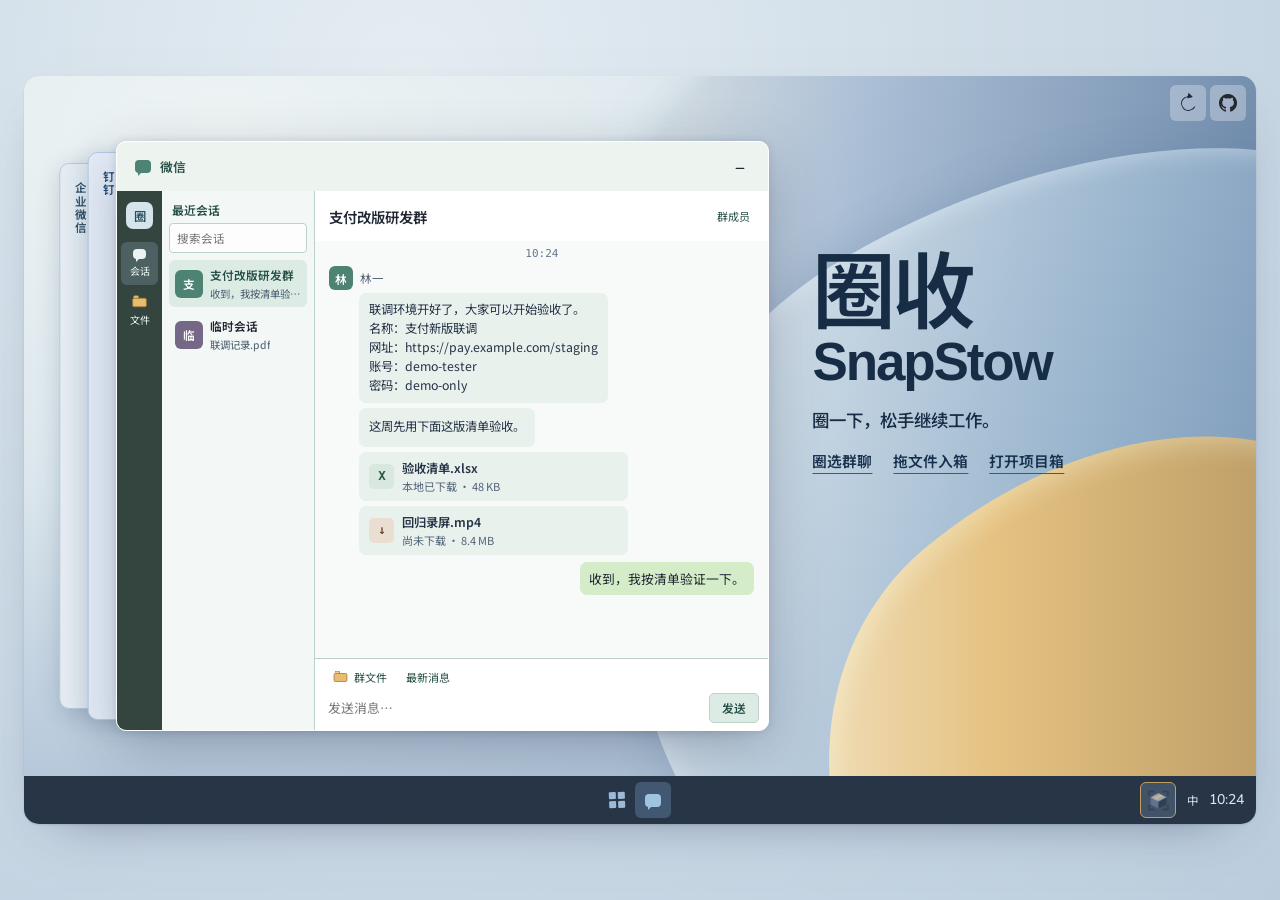
<file: index.html>
<!doctype html>
<html lang="zh-CN">
<head>
  <meta charset="utf-8">
  <meta name="viewport" content="width=device-width, initial-scale=1">
  <meta name="theme-color" content="#ccd9e5">
  <meta name="description" content="在 Windows 模拟桌面亲手试用圈收 SnapStow，从群聊圈选附件、链接和备注，再到项目箱里找到它们。">
  <title>圈收 SnapStow · 圈一下，松手继续工作</title>
  <link rel="icon" href="./snapstow.png">
  <link rel="stylesheet" href="./style.css?v=empty-archive">
  <script src="./demo.js?v=empty-archive" defer></script>
</head>
<body>
  <a class="skip" href="#try">跳到桌面体验</a>
  <main class="shell" aria-label="圈收 SnapStow">
    <section class="desktop" id="try" aria-label="Windows 模拟桌面" tabindex="-1">
      <div class="screen" id="screen">
        <div class="wallpaper" aria-hidden="true"><i></i><i></i><i></i></div>
        <section class="desktop-guide" id="desktop-guide" aria-labelledby="desktop-title">
          <h1 id="desktop-title">圈收 <span lang="en">SnapStow</span></h1>
          <p id="desktop-cue" aria-live="polite">圈一下，松手继续工作。</p>
          <div class="desktop-examples" role="group" aria-label="操作示例">
            <button type="button" class="desktop-action" id="capture" aria-pressed="false" aria-keyshortcuts="Alt+Shift+S">圈选群聊</button>
            <button type="button" class="desktop-action" id="try-queue">拖文件入箱</button>
            <button type="button" class="desktop-action" id="try-archive">打开项目箱</button>
          </div>
        </section>

        <div class="chat-stack" id="chat-stack">
          <div class="chat-sides" role="group" aria-label="切换群聊窗口">
            <button class="chat-back" type="button" data-client="wechat" hidden><span>微信</span></button>
            <button class="chat-back" type="button" data-client="dingtalk" style="--depth: 1"><span>钉钉</span></button>
            <button class="chat-back" type="button" data-client="wecom" style="--depth: 2"><span>企业微信</span></button>
          </div>
          <section class="window chat-window" id="chat-window" data-client="wechat" aria-labelledby="chat-title">
            <header class="chat-chrome">
              <button type="button" class="chat-handle" id="chat-handle" title="拖动窗口，方向键也能移动" aria-keyshortcuts="ArrowLeft ArrowRight ArrowUp ArrowDown">
                <i class="glyph chat-glyph" aria-hidden="true"></i><span id="chat-client">微信</span><span class="sr-only">，使用方向键移动窗口</span>
              </button>
              <button type="button" class="icon-control chrome-close" id="min-chat" aria-label="最小化群聊" title="最小化群聊"><span aria-hidden="true">−</span></button>
            </header>
            <div class="chat-layout">
              <nav class="chat-navigation" aria-label="群聊工作区">
                <span class="workspace-avatar" aria-hidden="true">圈</span>
                <button type="button" data-chat-action="threads"><i class="glyph chat-glyph" aria-hidden="true"></i><span>会话</span></button>
                <button type="button" data-chat-action="files" aria-controls="chat-detail" aria-expanded="false"><i class="folder-mark" aria-hidden="true"></i><span>文件</span></button>
              </nav>
              <div class="channels" role="group" aria-label="群聊列表">
                <strong class="channels-heading" id="threads-heading">最近会话</strong>
                <input class="thread-search" id="thread-search" type="search" aria-label="搜索会话" placeholder="搜索会话" autocomplete="off">
                <div class="channel-list">
                  <button type="button" data-channel="dev" aria-pressed="true"><span class="avatar" aria-hidden="true">支</span><span class="thread-copy"><strong>支付改版研发群</strong><small></small></span></button>
                  <button type="button" data-channel="temp" aria-pressed="false"><span class="avatar violet" aria-hidden="true">临</span><span class="thread-copy"><strong>临时会话</strong><small></small></span></button>
                  <button type="button" data-channel="feedback" aria-pressed="false" hidden><span class="avatar" aria-hidden="true">联</span><span class="thread-copy"><strong>支付联调反馈群</strong><small></small></span></button>
                  <button type="button" data-channel="launch" aria-pressed="false" hidden><span class="avatar" aria-hidden="true">上</span><span class="thread-copy"><strong>上线准备群</strong><small></small></span></button>
                </div>
                <p class="threads-empty" id="threads-empty" hidden>没有匹配的会话</p>
              </div>
              <div class="conversation">
                <header class="conversation-head">
                  <div><h2 id="chat-title">支付改版研发群</h2><small id="chat-meta"></small></div>
                  <button type="button" class="chat-command" data-chat-action="members" aria-controls="chat-detail" aria-expanded="false">群成员</button>
                </header>
                <details class="chat-notice" id="chat-notice" hidden>
                  <summary>群公告 · 本轮联调按最新版反馈表核对</summary>
                  <p>核对失败项后，把复测结果补到群里的联调反馈汇总表。</p>
                </details>
                <div class="conversation-body">
                  <div class="messages" id="messages" aria-label="群聊消息">
                    <p class="message-time">10:24</p>
                    <div class="message-author"><span class="avatar sender" id="sender-avatar" aria-hidden="true">林</span><span id="sender-name">林一</span></div>
                    <div id="message-items" class="message-items"></div>
                    <div class="selection-rect" id="selection" aria-hidden="true" hidden><i></i><i></i><i></i><i></i></div>
                  </div>
                  <aside class="chat-detail" id="chat-detail" aria-labelledby="chat-detail-title" hidden>
                    <div><strong id="chat-detail-title"></strong><button type="button" class="chat-command" data-chat-action="close" aria-label="关闭群聊侧栏">×</button></div>
                    <ul id="chat-detail-list"></ul>
                  </aside>
                </div>
                <form id="chat-form" class="composer">
                  <div class="composer-tools" role="group" aria-label="消息工具">
                    <button type="button" class="chat-command" data-chat-action="files" aria-controls="chat-detail" aria-expanded="false"><i class="folder-mark" aria-hidden="true"></i>群文件</button>
                    <button type="button" class="chat-command" data-chat-action="latest">最新消息</button>
                  </div>
                  <input id="reply" aria-label="发送示例消息" placeholder="发送消息…" maxlength="2000" autocomplete="off">
                  <button type="submit" class="send">发送</button>
                </form>
              </div>
            </div>
          </section>
        </div>

        <section class="window workbench" id="workbench" data-theme="dark" aria-label="圈收工作台" hidden>
          <header class="bench-chrome">
            <button type="button" class="bench-brand" id="bench-home" aria-label="圈收工作台首页"><img src="./snapstow.png" width="42" height="42" alt=""><span class="bench-wordmark">圈收<small lang="en">SnapStow</small></span></button>
            <div class="bench-tools">
              <button type="button" class="icon-control tool" id="lens" aria-label="放大镜" title="放大镜" aria-pressed="false"><img src="./art/search.svg" alt=""></button>
              <button type="button" class="icon-control tool" id="settings" aria-label="仓库设置" title="仓库设置" aria-pressed="false"><img src="./art/gear.svg" alt=""></button>
              <button type="button" class="icon-control tool" id="min-bench" aria-label="关闭工作台"><img src="./art/close.svg" alt=""></button>
            </div>
          </header>

          <div class="bench-main" id="bench-main">
            <div class="board" id="board">
              <section class="pending" aria-label="待处理文件">
                <button type="button" class="icon-control machine" id="queue-next" aria-label="下一组待处理文件" title="下一组待处理文件"><img src="./art/queue-left.svg" alt=""></button>
                <div class="queue" id="queue"></div>
                <button type="button" class="icon-control machine" id="queue-prev" aria-label="上一组待处理文件" title="上一组待处理文件"><img src="./art/queue-right.svg" alt=""></button>
              </section>
              <section class="belt" id="belt" tabindex="0" aria-label="项目箱传送带，用左右方向键翻页" aria-keyshortcuts="ArrowLeft ArrowRight">
                <div class="belt-bed" aria-hidden="true">
                  <img src="./art/belt-frame.svg" alt="">
                  <div class="rollers"></div>
                  <span class="belt-mark belt-mark-left"></span><span class="belt-mark belt-mark-right"></span>
                </div>
                <div class="boxes" id="boxes"></div>
              </section>
              <div class="drop-bin" id="drop-bin" hidden>
                <img src="./art/drop-bin-closed.svg" alt="">
                <img src="./art/drop-bin-open.svg" alt="">
                <p class="bin-hint" id="bin-hint" aria-hidden="true" hidden>先在系统中删除目录</p>
              </div>
              <span class="sr-only" id="bin-announcement" role="status"></span>
              <div class="association" id="association" hidden aria-hidden="true"></div>
              <button class="icon-control cut" id="cut" type="button" aria-label="剪断同名关联" title="剪断同名关联" draggable="true" hidden><img src="./art/connection-cut.svg" alt=""></button>
            </div>

            <section class="settings-page" id="settings-page" aria-label="仓库设置" hidden>
              <div class="warehouse">
                <img class="warehouse-body" src="./art/warehouse.svg" alt="">
                <img class="warehouse-body light-art" src="./art/warehouse-light.svg" alt="">
                <button type="button" class="warehouse-sign" id="root-picker"><span id="root-label">工作总目录</span></button>
                <button type="button" class="warehouse-door" id="warehouse-door" aria-label="抬起卷帘门，返回工作台" title="返回工作台">
                  <img src="./art/warehouse-door.svg" alt=""><img class="light-art" src="./art/warehouse-door-light.svg" alt="">
                </button>
                <button type="button" class="warehouse-shortcut" id="shortcut" aria-label="设置圈选快捷键"></button>
                <button type="button" class="warehouse-theme" id="theme" aria-label="浅色外观" title="切换为浅色外观" aria-pressed="false">
                  <img src="./art/warehouse-theme-dark.svg" alt=""><img class="light-art" src="./art/warehouse-theme-light.svg" alt="">
                </button>
              </div>
            </section>

            <div id="archive-underlay" class="archive-underlay" hidden></div>
            <dialog id="archive" class="archive" aria-labelledby="archive-title">
              <div class="archive-head">
                <h2 id="archive-title"></h2>
                <button type="button" class="icon-control tool" id="archive-lens" aria-label="查看资料来源" title="放大镜" aria-pressed="false"><img src="./art/search.svg" alt=""></button>
                <form method="dialog"><button class="icon-control tool" aria-label="关闭项目箱" autofocus><img src="./art/close.svg" alt=""></button></form>
              </div>
              <div class="archive-content" id="archive-content"></div>
            </dialog>
            <div class="preview-card" id="preview" hidden></div>
          </div>
          <p class="work-status" id="status" role="status" aria-atomic="true"></p>
        </section>
      </div>

      <div class="taskbar">
        <span class="taskbar-menu" aria-hidden="true"><i></i><i></i><i></i><i></i></span>
        <button type="button" class="icon-control task-app" id="chat-app" aria-label="打开群聊" title="群聊" aria-pressed="true"><i class="glyph chat-glyph" aria-hidden="true"></i></button>
        <div class="tray">
          <button type="button" class="icon-control tray-app" id="tray-app" aria-label="打开圈收工作台" title="打开圈收工作台" aria-expanded="false"><img src="./snapstow.png" width="30" height="30" alt=""></button>
          <span class="tray-system" aria-hidden="true">中 <time>10:24</time></span>
        </div>
      </div>
      <div class="tray-menu" id="tray-menu" aria-label="圈收托盘菜单" hidden>
        <button type="button" id="tray-shortcut">当前快捷键 <span></span></button>
        <button type="button" id="tray-root">项目工作总目录</button>
        <button type="button" id="tray-exit">退出软件</button>
      </div>
      <nav class="desktop-tools" aria-label="演示工具">
        <button type="button" class="icon-control utility" id="reset" aria-label="重置演示" title="重置演示"><i class="reset-glyph" aria-hidden="true"></i></button>
        <a class="icon-control utility" href="https://github.com/S-wuyu/SnapStow" aria-label="GitHub 仓库" title="GitHub 仓库"><img src="./art/github.png" alt=""></a>
      </nav>
    </section>
  </main>

  <dialog id="explorer" class="explorer" aria-labelledby="explorer-title">
    <header class="explorer-head">
      <h2 id="explorer-title"><i class="folder-mark" aria-hidden="true"></i><span id="explorer-caption">文件资源管理器</span></h2>
      <form method="dialog"><button class="icon-control explorer-close" type="submit" aria-label="关闭文件窗口"><span aria-hidden="true">×</span></button></form>
    </header>
    <div class="explorer-toolbar">
      <button type="button" id="explorer-back" class="icon-control explorer-nav" aria-label="返回上一个位置" title="后退">←</button>
      <button type="button" id="explorer-up" class="icon-control explorer-nav" aria-label="转到上一级目录" title="向上">↑</button>
      <nav id="explorer-path" class="explorer-address" aria-label="地址栏"></nav>
    </div>
    <div class="explorer-pane">
      <nav id="explorer-places" class="explorer-places" aria-label="常用位置"></nav>
      <div id="explorer-content" class="explorer-content">
        <div class="explorer-columns" aria-hidden="true"><span>名称</span><span>类型</span></div>
        <ul id="explorer-list" aria-label="当前目录的内容"></ul>
      </div>
    </div>
    <footer class="explorer-footer">
      <span id="explorer-location" title="当前目录"></span>
      <button type="button" id="explorer-choose" class="explorer-action primary" hidden>选择文件夹</button>
      <form method="dialog"><button class="explorer-action" id="explorer-cancel" type="submit">关闭</button></form>
    </footer>
  </dialog>
  <dialog id="document-viewer" class="explorer document-viewer" aria-labelledby="document-title">
    <header class="explorer-head">
      <h2 id="document-title"><i class="file-mark" aria-hidden="true"></i>项目资料.md</h2>
      <form method="dialog"><button class="icon-control explorer-close" type="submit" aria-label="关闭文档" autofocus><span aria-hidden="true">×</span></button></form>
    </header>
    <pre class="document-text" id="document-text" tabindex="0" aria-label="Markdown 文档内容"></pre>
    <footer class="explorer-footer"><span id="document-path"></span></footer>
  </dialog>
  <dialog id="source-choice" class="explorer source-choice" aria-labelledby="source-choice-title" aria-describedby="source-choice-context">
    <header class="explorer-head">
      <h2 id="source-choice-title">选择附件原件</h2>
      <form method="dialog"><button class="icon-control explorer-close" type="submit" aria-label="关闭原件选择"><span aria-hidden="true">×</span></button></form>
    </header>
    <div class="explorer-content">
      <p id="source-choice-context"></p>
      <div class="explorer-columns" aria-hidden="true"><span>文件位置</span><span>大小</span></div>
      <ul id="source-choices" aria-label="同名候选文件"></ul>
    </div>
  </dialog>
</body>
</html>
</file>
<file: style.css>
@font-face { font-family: "WDXL Lubrifont SC"; src: url("./fonts/wdxl-labels.woff2") format("woff2"); font-weight: 400; font-display: swap; }
@font-face { font-family: "Nunito"; src: url("./fonts/nunito-medium.woff2") format("woff2"); font-weight: 500; font-display: swap; }
@font-face { font-family: "Noto Sans SC"; src: url("./fonts/noto-sans-sc-demo.woff2") format("woff2"); font-weight: 400 600; font-display: swap; }

:root {
  color-scheme: light;
  font-family: "Noto Sans SC", "PingFang SC", "Microsoft YaHei", sans-serif;
  color: #202733;
  background: #ccd9e5;
  --gold: #e5c282;
  --focus: #1d548b;
}

*, *::before, *::after { box-sizing: border-box; }
body { margin: 0; background: radial-gradient(ellipse at 32% 8%, #e5edf3 0, #d2dfe9 42%, #bbcddd 100%) fixed; }
[hidden] { display: none !important; }
img { display: block; max-inline-size: 100%; }
button, input, select { font: inherit; color: inherit; }
button { cursor: pointer; }
button:disabled { cursor: default; }
a { color: inherit; text-decoration: none; }
:focus-visible { outline: 2px solid var(--focus); outline-offset: 3px; }
button:active:not(:disabled) { filter: brightness(.94); }
.shell { width: min(1280px, calc(100% - 48px)); min-height: 100svh; margin-inline: auto; padding-block: 18px; display: grid; align-items: center; }
.skip { position: fixed; z-index: 20; top: 10px; left: 10px; padding: 10px; background: white; clip-path: inset(100%); }
.skip:focus { clip-path: none; }
.sr-only { position: absolute; width: 1px; height: 1px; padding: 0; overflow: hidden; clip-path: inset(50%); white-space: nowrap; }
.icon-control {
  display: inline-grid;
  place-items: center;
  flex: 0 0 auto;
  inline-size: var(--control-width, var(--control-size, 36px));
  block-size: var(--control-height, var(--control-size, 36px));
  padding: 0;
  border: 1px solid var(--control-border, transparent);
  border-radius: var(--control-radius, 6px);
  color: inherit;
  background-color: var(--control-bg, transparent);
}
.icon-control > img { inline-size: var(--icon-size, 18px); block-size: var(--icon-height, var(--icon-size, 18px)); object-fit: contain; pointer-events: none; }
.icon-control:hover:not(:disabled) { background-color: var(--control-hover, #20273314); }
.icon-control:is([aria-pressed="true"], [aria-expanded="true"]) { background-color: var(--control-active, var(--control-hover, #20273314)); }
.icon-control:disabled { opacity: .42; }
.desktop { position: relative; isolation: isolate; border-radius: 15px; background: #c9d9e8; box-shadow: 0 1px 2px #172c4e22, 0 20px 55px -34px #252f52a0; }
.screen { position: relative; isolation: isolate; container: desktop-screen / inline-size; height: clamp(450px, calc(100svh - 84px), 700px); overflow: hidden; border-radius: 15px 15px 0 0; background: radial-gradient(ellipse at 16% 8%, #eef4f4, #dce7ed 40%, #94acca 100%); }
.desktop-tools { display: flex; gap: 4px; position: absolute; z-index: 7; top: 9px; right: 10px; }
.utility { --control-size: 36px; --control-hover: #ffffffb2; --control-bg: #f5f6f950; --icon-size: 18px; color: #202733; }
.reset-glyph { width: 15px; height: 15px; position: relative; border: 1.6px solid currentColor; border-right-color: transparent; border-radius: 50%; transform: rotate(-20deg); }
.reset-glyph::after { content: ""; position: absolute; top: -2px; right: -3px; border: 3px solid transparent; border-left: 5px solid currentColor; transform: rotate(32deg); }
.wallpaper { position: absolute; inset: 0; pointer-events: none; overflow: hidden; z-index: -1; }
.wallpaper i { position: absolute; border-radius: 43% 57% 46% 54% / 52% 44% 56% 48%; }
.wallpaper i:nth-child(1) { width: 84%; height: 116%; left: 44%; top: -27%; transform: rotate(-35deg); background: linear-gradient(137deg,#f8f7ec 1%,#aabed5 31%,#5e7c9f 72%,#4e6786 100%); box-shadow: 0 16px 65px #45638361; }
.wallpaper i:nth-child(2) { width: 77%; height: 106%; left: 48%; top: 14%; transform: rotate(-30deg); background: linear-gradient(135deg,#e8eff3 7%,#9bb6ce 46%,#6281a7 82%); box-shadow: inset 3px 6px 22px #edf5fe66, -8px -11px 35px #43658825; }
.wallpaper i:nth-child(3) { width: 54%; height: 88%; left: 65%; top: 53%; transform: rotate(-40deg); background: linear-gradient(130deg,#f5ebd2 2%,#e5c282 32%,#b79863 68%); box-shadow: inset 0 11px 25px #ffffe251; }
.desktop-guide { position: absolute; inset: 24% 5% auto 64%; color: #162d45; }
.desktop-guide[inert] { visibility: hidden; }
.desktop-guide h1 { margin: 0; font-size: clamp(3.1rem, 6.8cqw, 5.75rem); font-weight: 800; line-height: 1; letter-spacing: -.055em; }
.desktop-guide h1 span { display: block; margin-top: .12em; font: 700 clamp(1.95rem, 4.3cqw, 3.5rem)/1.04 "Bahnschrift", "Segoe UI", sans-serif; letter-spacing: -.04em; }
.desktop-guide p { min-block-size: 1.5em; margin: 18px 0 5px; font-size: clamp(.87rem, 1.48cqw, 1.09rem); font-weight: 520; line-height: 1.5; }
.desktop-examples { display: flex; flex-wrap: wrap; gap: 0 clamp(9px, 1.7cqw, 25px); }
.desktop-action { min-block-size: 44px; padding: 0; border: 0; border-radius: 2px; background: transparent; color: #17314d; font-size: clamp(.78rem, 1.2cqw, .94rem); font-weight: 700; text-decoration: underline; text-decoration-color: #3d5a76; text-underline-offset: .4em; touch-action: manipulation; }
.desktop-action:hover:enabled, .desktop-action[aria-pressed="true"] { color: #0d2744; text-decoration-thickness: 2px; }
.desktop-action:disabled { opacity: .5; }
.desktop-action[aria-pressed="true"] { text-decoration-color: #795416; }
.window { position: absolute; box-shadow: 0 19px 58px #22314c46, 0 1px 8px #26385e25; border-radius: 10px; overflow: hidden; }
.chat-stack { position: absolute; isolation: isolate; width: min(670px, 53%); left: 7.5%; top: clamp(36px, 11%, 65px); bottom: clamp(18px, 7%, 45px); --stack-peek: clamp(17px, 2.3cqw, 29px); --stack-fan: clamp(23px, 3.1cqw, 40px); }
.chat-window { inset: 0; display: flex; flex-direction: column; background: #fff; border: 1px solid #fff; }
.chat-sides { position: absolute; inset: 0; pointer-events: none; }
.chat-back { position: absolute; inset: calc(var(--depth) * 11px) 0; z-index: calc(0 - var(--depth)); translate: calc(-1 * var(--depth) * var(--stack-peek)) 0; display: flex; align-items: flex-start; border: 1px solid var(--client-edge); border-radius: 10px; padding: 18px 0; background: var(--client-chrome); color: var(--client-ink); box-shadow: 0 5px 23px #1a385b30; pointer-events: auto; }
.chat-back span { display: inline-block; width: var(--stack-peek); writing-mode: vertical-rl; text-orientation: upright; font-size: .72rem; font-weight: 700; letter-spacing: .13em; }
.chat-stack:is(:hover, :focus-within) .chat-back { translate: calc(-1 * var(--depth) * var(--stack-fan)) 0; }
.chat-back:is(:hover, :focus-visible) { background: var(--client-selected); }
[data-client="wechat"] { --client-ink: #265047; --client-accent: #4d8372; --client-chrome: #edf4f0; --client-rail: #f3f7f5; --client-selected: #dcece4; --client-edge: #bdd2c8; --client-chat: #f7faf8; --client-bubble: #e9f1ed; }
[data-client="dingtalk"] { --client-ink: #244b77; --client-accent: #3f74ac; --client-chrome: #e6eef9; --client-rail: #edf3fa; --client-selected: #dbe9fa; --client-edge: #b4cbe6; --client-chat: #f5f8fd; --client-bubble: #ecf3fc; }
[data-client="wecom"] { --client-ink: #2e5069; --client-accent: #54768f; --client-chrome: #e5edf3; --client-rail: #edf2f6; --client-selected: #d5e3ee; --client-edge: #b8cbd9; --client-chat: #f4f8fa; --client-bubble: #e8f2f8; }
.chat-window.is-capturing { outline: 2px solid #8c651f; outline-offset: 2px; }
.chat-chrome { display: flex; align-items: center; min-height: 49px; background: var(--client-chrome); padding: 0 10px 0 13px; justify-content: space-between; cursor: grab; touch-action: none; user-select: none; }
.chat-handle { display: inline-flex; align-items: center; gap: 9px; min-height: 36px; padding: 0 5px; border: 0; border-radius: 4px; background: none; color: var(--client-ink); font-size: .8rem; font-weight: 700; cursor: inherit; }
.chat-stack.dragging .chat-chrome, .chat-stack.dragging .chat-handle { cursor: grabbing; }
.chat-window .chat-glyph, .chat-window .avatar { background: var(--client-accent); }
.chat-window .chat-glyph::after { border-top-color: var(--client-accent); }
.chat-window[data-client="dingtalk"] .chat-layout { border-left: 5px solid var(--client-accent); }
.chat-window[data-client="dingtalk"] .message { border-radius: 4px 10px 10px; }
.chat-window[data-client="dingtalk"] .chat-chrome { background: #365f91; color: #f4f8fc; --focus: #e3f0ff; }
.chat-window[data-client="dingtalk"] .chat-chrome button { color: inherit; --control-hover: #4d749f; }
.chat-window[data-client="dingtalk"] .chat-handle .chat-glyph { background: #d4e8fb; }
.chat-window[data-client="dingtalk"] .chat-handle .chat-glyph::after { border-top-color: #d4e8fb; }
.chat-window[data-client="wecom"] .conversation-head { background: #e7eff5; border-bottom: 1px solid var(--client-edge); }
.glyph { display: inline-block; vertical-align: middle; flex: 0 0 auto; }
.chat-glyph { width: 16px; height: 13px; border-radius: 4px; background: #587d9e; position: relative; }
.chat-glyph::after { content: ""; position: absolute; bottom: -3px; left: 3px; border-top: 4px solid #587d9e; border-right: 4px solid transparent; }
.capture-glyph { width: 18px; height: 18px; position: relative; }
.capture-glyph::before, .capture-glyph::after { content: ""; position: absolute; width: 13px; height: 13px; border: 1.6px solid currentColor; }
.capture-glyph::before { left: 0; top: 0; border-right: 0; border-bottom: 0; border-top-left-radius: 3px; }
.capture-glyph::after { right: 0; bottom: 0; border-left: 0; border-top: 0; border-bottom-right-radius: 3px; }
.chrome-close { --control-hover: #dce3ed; font-size: 1.12rem; }
.chat-window[data-client="dingtalk"] { --chat-rail-width: 158px; --workspace-rail: 62px; }
.chat-window[data-client="wecom"] { --chat-rail-width: 138px; --workspace-rail: 46px; }
.chat-layout { flex: 1; min-height: 0; display: grid; grid-template-columns: var(--workspace-rail, 45px) var(--chat-rail-width, 153px) minmax(0, 1fr); }
.chat-navigation { display: flex; flex-direction: column; align-items: stretch; gap: 5px; padding: 11px 4px; color: #eaf3f2; background: #344540; }
.chat-window[data-client="dingtalk"] .chat-navigation { color: #2f4f70; background: #e8eef6; }
.chat-window[data-client="wecom"] .chat-navigation { background: #365d7d; color: #eff6ff; }
.workspace-avatar { display: grid; place-items: center; width: 27px; height: 27px; align-self: center; margin-bottom: 8px; border-radius: 7px; background: #d4e4ea; color: #2b4c5f; font-size: .77rem; font-weight: 700; }
.chat-navigation button { display: grid; place-items: center; gap: 4px; padding: 7px 1px; border: 0; border-radius: 6px; color: inherit; background: transparent; font-size: .63rem; }
.chat-navigation button:is(:hover, :focus-visible, [aria-expanded="true"]), .chat-navigation button:first-of-type { background: #a9c7e237; }
.chat-navigation button .chat-glyph { width: 13px; height: 10px; background: currentColor; }
.chat-navigation button .chat-glyph::after { border-top-color: currentColor; }
.chat-navigation button .folder-mark { scale: .85; }
.channels { min-width: 0; overflow: auto; padding: 9px 7px; background: var(--client-rail); border-right: 1px solid var(--client-edge); }
.channels-heading { display: block; padding: 1px 3px 5px; color: var(--client-ink); font-size: .74rem; }
.thread-search { width: 100%; min-height: 30px; margin: 0 0 7px; padding: 3px 7px; border: 1px solid var(--client-edge); border-radius: 4px; background: #ffffffbd; color: #243b52; font-size: .72rem; }
.threads-empty { margin: 5px 3px; font-size: .71rem; color: #516477; }
.channels button { display: flex; width: 100%; align-items: center; gap: 7px; padding: 6px; min-height: 46px; text-align: left; background: transparent; border: 0; border-radius: 6px; font-size: .73rem; }
.channels button + button { margin-top: 4px; }
.channels button:hover { background: #e9eef5; }
.channels button[aria-pressed="true"] { background: var(--client-selected); color: var(--client-ink); font-weight: 700; }
.thread-copy { display: grid; gap: 3px; min-width: 0; }
.thread-copy strong, .thread-copy small { overflow: hidden; text-overflow: ellipsis; white-space: nowrap; }
.thread-copy small { color: #566a7c; font-size: .65rem; font-weight: 450; }
.avatar { display: grid; place-items: center; width: 28px; height: 28px; flex: 0 0 28px; border-radius: 6px; background: #4f6f8e; color: white; font-size: .73rem; font-weight: 650; }
.avatar.violet { background: #756786; }
.conversation { min-height: 0; min-width: 0; display: flex; flex-direction: column; }
.conversation-head { min-height: 50px; padding: 6px 11px 6px 14px; display: flex; justify-content: space-between; align-items: center; gap: 8px; }
.conversation-head h2 { margin: 0; font-size: .9rem; }
.conversation-head small { color: #54697d; font-size: .65rem; }
.chat-command { display: inline-flex; align-items: center; justify-content: center; gap: 5px; min-height: 30px; padding: 3px 7px; border: 0; border-radius: 5px; background: transparent; color: var(--client-ink); white-space: nowrap; font-size: .69rem; }
.chat-command:hover, .chat-command[aria-expanded="true"] { background: var(--client-selected); }
.chat-notice { padding: 5px 10px; border-block: 1px solid #d5e4f2; color: #285174; background: #eaf3fb; font-size: .71rem; }
.chat-notice summary { cursor: pointer; }
.chat-notice p { margin: 5px 0 2px; }
.conversation-body { position: relative; flex: 1; min-height: 0; display: flex; }
.chat-detail { flex: 0 0 126px; padding: 7px; overflow: auto; border-left: 1px solid var(--client-edge); background: #f2f7fb; color: #33546d; font-size: .71rem; }
.chat-detail > div { display: flex; align-items: center; justify-content: space-between; gap: 4px; }
.chat-detail ul { list-style: none; padding: 3px 0 0; margin: 0; }
.chat-detail li { display: flex; gap: 5px; align-items: center; min-height: 31px; overflow-wrap: anywhere; }
.chat-detail .avatar { width: 20px; height: 20px; flex-basis: 20px; font-size: .62rem; }
.chat-detail .chat-command { white-space: normal; padding-inline: 4px; text-align: left; }
.messages { position: relative; flex: 1; overflow: auto; padding: 4px 14px 8px; background: var(--client-chat); scrollbar-width: thin; overscroll-behavior: contain; }
.is-capturing .messages { touch-action: none; user-select: none; cursor: crosshair; }
.message-time { text-align: center; margin: 3px 0 6px; color: #67768a; font: .69rem/1.1 "Consolas", monospace; }
.message-author { display: flex; align-items: center; gap: 7px; font-size: .72rem; color: #526274; }
.sender { background: #657f70; width: 24px; height: 24px; flex-basis: 24px; }
.message-items { display: grid; gap: 5px; align-content: start; justify-items: start; margin: 3px 0 0 30px; }
.message { position: relative; text-align: left; display: flex; align-items: center; gap: 8px; padding: 6px 9px; border: 1px solid transparent; border-radius: 7px; min-height: 39px; max-width: 100%; color: #253346; background: var(--client-bubble); overflow-wrap: anywhere; font-size: .77rem; }
.message:is(.file, .missing) { width: min(100%, 269px); }
.chat-text { white-space: pre-line; line-height: 1.55; overflow-wrap: anywhere; }
.message strong, .message small { display: block; }
.message small { color: #53647a; font-size: .69rem; margin-top: 1px; }
.message:hover, .message:focus-visible { background: #f7edda; border-color: #c6a05d; }
.is-capturing .message { cursor: crosshair; border-color: #a47932; }
.material-icon { display: grid; place-items: center; width: 25px; height: 25px; flex: 0 0 25px; background: #d8e8df; border-radius: 5px; color: #285846; font: 700 .78rem/1 monospace; }
.material-icon.missing { background: #eaded3; color: #6a4632; }
.sent { margin: 7px 0 3px auto; max-width: 85%; width: fit-content; padding: 7px 9px; border-radius: 7px; background: #dce9e2; font-size: .8rem; overflow-wrap: anywhere; }
.user-sent { display: block; border: 0; text-align: start; color: inherit; }
.is-capturing .user-sent { cursor: crosshair; }
.chat-window[data-client="wechat"] .sent { background: #d4ecc8; }
.chat-window[data-client="dingtalk"] .sent { background: #dbeafc; }
.chat-window[data-client="wecom"] .sent { background: #d7eaf6; }
.selection-rect { position: absolute; z-index: 2; pointer-events: none; box-shadow: 0 0 0 200vmax #19334c32; background: #fff2d53b; }
.selection-rect i { position: absolute; width: 13px; height: 13px; border: 2px solid #98702d; }
.selection-rect i:nth-child(1) { top: 0; left: 0; border-right: 0; border-bottom: 0; }
.selection-rect i:nth-child(2) { top: 0; right: 0; border-left: 0; border-bottom: 0; }
.selection-rect i:nth-child(3) { bottom: 0; left: 0; border-right: 0; border-top: 0; }
.selection-rect i:nth-child(4) { bottom: 0; right: 0; border-left: 0; border-top: 0; }
.composer { display: grid; align-items: center; grid-template-columns: minmax(0, 1fr) auto; column-gap: 8px; background: #fff; border-top: 1px solid var(--client-edge); padding: 3px 9px 7px 10px; }
.composer-tools { grid-column: 1 / -1; display: flex; gap: 5px; }
.composer-tools .folder-mark { scale: .8; }
.composer input { background: transparent; border: 0; width: 100%; min-height: 31px; min-width: 0; font-size: .8rem; padding: 5px 3px; }
.composer .send { min-height: 30px; padding: 4px 12px; border: 1px solid var(--client-edge); border-radius: 5px; color: var(--client-ink); background: var(--client-selected); font-size: .73rem; font-weight: 750; }
.chat-window[data-client="dingtalk"] .composer .send { background: #446e9e; color: white; border-color: #446e9e; }
.taskbar { min-height: 48px; position: relative; display: flex; align-items: center; justify-content: center; gap: 10px; background: #273547; color: #eef3f8; border-radius: 0 0 15px 15px; --focus: #f8cf7f; }
.taskbar-menu { display: grid; grid-template-columns: 7px 7px; grid-auto-rows: 7px; gap: 2px; transform: rotate(-2deg); }
.taskbar-menu i { background: #9cbad7; border-radius: 1px; }
.task-app, .tray-app { --control-hover: #4b6079; --control-active: #425872; }
.task-app .chat-glyph, .task-app .chat-glyph::after { background: #9ec4df; }
.task-app .chat-glyph::after { background: transparent; border-top-color: #9ec4df; }
.tray { position: absolute; right: 12px; display: flex; align-items: center; gap: 11px; }
.tray-app { --control-border: #c19f63; --control-bg: #425368; --control-active: var(--gold); --icon-size: 29px; }
.tray-system { display: inline-flex; gap: 10px; align-items: center; font-size: .72rem; color: #dbE5ee; }
.tray-menu { z-index: 8; position: absolute; right: 12px; bottom: 52px; background: #273547; color: white; padding: 5px; border-radius: 8px; box-shadow: 0 8px 22px #15253e66; --focus: #e5c282; }
.tray-menu button { display: flex; justify-content: space-between; align-items: center; gap: 15px; width: 100%; border: 0; background: transparent; border-radius: 5px; padding: 8px 10px; min-height: 36px; font-size: .81rem; }
.tray-menu button:hover { background: #425872; }
.tray-menu button span { color: #f6dca6; }
.tray-menu button:disabled { opacity: .55; }

.workbench {
  --bench-bg: #22252c;
  --bench-panel: #2f343e;
  --bench-surface: #3b424f;
  --bench-ink: #f3f5f8;
  --bench-muted: #becbda;
  --bench-line: #566172;
  --bench-outline: #778499;
  --focus: #f7d08b;
  --selection-line: var(--gold);
  --selection-bg: var(--bench-surface);
  --machine-hover: #4d6079;
  --machine-active: #566c87;
  --neutral-tag: #38485e;
  --neutral-ink: #dce7f2;
  --missing-bg: #3b485b;
  --missing-ink: #e1eaf5;
  --danger-bg: #66343f;
  --danger: #ffc1c9;
  color-scheme: dark;
  color: var(--bench-ink);
  background: var(--bench-bg);
  width: min(920px, calc(100% - 42px));
  left: 50%;
  translate: -50% 0;
  top: clamp(49px, 8%, 62px);
  bottom: 5%;
  z-index: 3;
  display: flex;
  flex-direction: column;
  container-type: inline-size;
  border: 1px solid #7e8fa281;
}
.workbench[data-theme="light"] {
  --bench-bg: #f5f6f9;
  --bench-panel: #fff;
  --bench-surface: #e5ebf3;
  --bench-ink: #202733;
  --bench-muted: #435469;
  --bench-line: #bbc7d8;
  --bench-outline: #8294ab;
  --focus: #53789e;
  --selection-line: #86a8cc;
  --selection-bg: #eaf3fb;
  --machine-hover: #e1edf8;
  --machine-active: #d0e3f5;
  --neutral-tag: #e5eff8;
  --neutral-ink: #325575;
  --missing-bg: #dce8f3;
  --missing-ink: #324b66;
  --danger-bg: #ffe0e5;
  --danger: #8a253b;
  color-scheme: light;
}
.bench-chrome { position: relative; flex: 0 0 62px; display: flex; justify-content: space-between; align-items: center; margin-inline: clamp(13px, 4cqw, 34px); border-bottom: 1px solid var(--bench-line); }
.bench-brand { display: inline-flex; gap: 8px; align-items: center; border: 0; background: transparent; color: inherit; padding: 0 6px 0 0; text-align: left; }
.bench-wordmark { font: 400 1.375rem/1.27 "WDXL Lubrifont SC", "Noto Sans SC", sans-serif; }
.bench-brand small { color: var(--bench-muted); display: block; font: 500 .9375rem/1.33 "Nunito", sans-serif; }
.tray-system time { font: 500 .875rem/1.43 "Nunito", sans-serif; }
.bench-tools { display: flex; align-items: center; gap: clamp(7px, 1.7cqw, 16px); }
.tool { --control-border: var(--bench-line); --control-bg: var(--bench-panel); --control-hover: var(--bench-surface); --icon-size: 17px; }
.tool:hover:enabled, .tool[aria-pressed="true"] { border-color: var(--bench-outline); }
.workbench[data-theme="light"] .tool { --control-hover: var(--machine-hover); --control-active: var(--machine-active); }
.workbench[data-theme="light"] .tool:active:enabled { background: var(--machine-active); filter: none; }
.workbench[data-theme="light"] .tool img, .workbench[data-theme="light"] .machine img { filter: brightness(.32) saturate(1.7); }
.bench-main { flex: 1; min-height: 0; position: relative; }
.board { height: 100%; display: flex; flex-direction: column; justify-content: space-between; gap: 15px; position: relative; padding: clamp(12px, 3cqw, 22px) clamp(11px, 4cqw, 34px) 9px; }
.workbench.lens-on::after { content: ""; position: absolute; inset: 0; box-shadow: inset 0 0 21px #a5c5eb92; border-radius: inherit; pointer-events: none; z-index: 6; }
.pending { display: grid; grid-template-columns: clamp(29px, 4.7cqw, 40px) 1fr clamp(29px, 4.7cqw, 40px); align-items: center; gap: clamp(5px, 1.35cqw, 13px); }
.machine { --control-width: 100%; --control-height: clamp(49px, 10cqw, 92px); --control-radius: 7px; --control-border: var(--bench-outline); --control-bg: var(--bench-surface); --control-hover: var(--machine-hover); --icon-size: 19px; --icon-height: 22px; }
.machine:active:enabled { background: var(--machine-active); filter: none; }
.queue { --queue-size: 3; --slot-height: 118px; display: grid; grid-template-columns: repeat(var(--queue-size), minmax(0, 1fr)); gap: clamp(7px, 3.1cqw, 28px); background: var(--bench-panel); border: 1px solid var(--bench-line); border-radius: 10px; padding: 13px clamp(8px, 4cqw, 36px); }
.file-card { position: relative; width: 100%; min-width: 0; min-height: 118px; display: flex; flex-direction: column; align-items: center; justify-content: center; gap: 6px; background: var(--bench-panel); border: 1px solid var(--bench-line); padding: 7px; color: var(--bench-ink); border-radius: 8px; text-align: left; }
.file-card img { width: 55px; height: 66px; object-fit: contain; pointer-events: none; }
.file-card strong { width: 100%; min-width: 0; overflow: hidden; text-overflow: ellipsis; white-space: nowrap; font-size: clamp(.875rem, 1.8cqw, 1rem); font-weight: 500; line-height: 1.5; }
.queue .file-card { height: var(--slot-height); cursor: grab; touch-action: none; -webkit-user-select: none; user-select: none; }
.queue .file-card.drag-origin { opacity: .42; }
.queue .feature-card { justify-content: center; text-align: center; color: var(--bench-muted); border-color: transparent; cursor: inherit; touch-action: auto; background: transparent; }
.feature-card img { width: 35px; height: 40px; }
.feature-card strong { font-weight: 450; }
.feature-card .capture-glyph { position: relative; display: block; width: 32px; height: 36px; color: var(--bench-muted); background: url("./art/paper.svg") center / 17px auto no-repeat; }
.file-card.drag-ghost { position: absolute; top: 0; left: 0; z-index: 7; height: 85px; min-height: 0; padding: 6px; gap: 4px; pointer-events: none; opacity: .92; box-shadow: 0 6px 18px #131a2966; }
.drag-ghost img { width: 36px; height: 46px; }
.drag-ghost strong { font-size: .66rem; }
.drag-ghost .file-state { font-size: .52rem; padding: 2px 3px; }
.drag-ghost.over-bin { opacity: .43; filter: blur(.8px); box-shadow: none; }
button.file-card:hover, .file-card[aria-pressed="true"], .file-card.relink-target { border-color: var(--selection-line); background: var(--selection-bg); }
.file-card .file-state { position: absolute; right: 5px; top: 5px; background: var(--danger-bg); color: var(--danger); padding: 2px 5px; font-size: clamp(.625rem, 1.5cqw, .875rem); line-height: 1.43; border-radius: 4px; max-width: calc(100% - 10px); }
.file-card .file-state.neutral { background: var(--neutral-tag); color: var(--neutral-ink); }
.missing-mark { position: absolute; top: 5px; right: 5px; display: grid; place-items: center; width: 28px; height: 28px; border-radius: 5px; background: var(--missing-bg); color: var(--missing-ink); }
.missing-mark::before { content: ""; width: 23px; height: 23px; background: currentColor; mask: url("./art/download-missing.svg") center / contain no-repeat; }
.belt { flex: 0 0 clamp(143px, 22cqw, 211px); width: 100%; position: relative; touch-action: pan-y; -webkit-user-select: none; user-select: none; cursor: grab; }
.belt:focus-visible { outline: 2px solid var(--focus); outline-offset: 3px; border-radius: 4px; }
.belt.swiping { cursor: grabbing; }
.belt.swiping .project { pointer-events: none; }
.belt-bed { position: absolute; width: 100%; aspect-ratio: 852/209; bottom: 7%; left: 0; pointer-events: none; }
.belt-bed > img { width: 100%; height: 100%; object-fit: contain; }
.rollers { position: absolute; inset: 0; background: url("./art/belt-rollers.svg") 0 0 / 200% 100% no-repeat; mask: url("./art/belt-mask.svg") 0 0 / 100% 100% no-repeat; }
.workbench[data-theme="light"] :is(.belt-bed > img, .rollers) { filter: brightness(2.2) saturate(.55); }
.belt-mark { position: absolute; width: clamp(25px, 5.2%, 42px); aspect-ratio: 36 / 11; background: #dce8f1; mask: url("./art/belt-arrow.svg?v=contrast") center / contain no-repeat; translate: -50% -50%; transform: rotate(-3.894deg); }
.workbench[data-theme="light"] .belt-mark { background: #fff0bd; }
.belt-mark-left { left: 9%; top: 77.2%; transform: rotate(-3.894deg) scaleX(-1); }
.belt-mark-right { right: 9%; top: 54.5%; translate: 50% -50%; }
.drop-bin { position: absolute; z-index: 6; width: clamp(58px, 15cqw, 76px); aspect-ratio: 76 / 82; right: clamp(16px, 5cqw, 44px); bottom: 8px; }
.drop-bin img { display: block; width: 100%; height: 100%; pointer-events: none; }
.drop-bin:not([data-hit]) img + img, .drop-bin[data-hit] img:first-child { display: none; }
.bin-hint { position: absolute; top: -12px; left: -143px; width: 154px; aspect-ratio: 154 / 34; margin: 0; padding-inline: 5px 15px; display: grid; place-items: center; color: var(--bench-ink); font-size: .875rem; line-height: 1.43; background: url("./art/bin-reject-dark.svg") center / contain no-repeat; pointer-events: none; }
.workbench[data-theme="light"] .bin-hint { background-image: url("./art/bin-reject-light.svg"); }
.boxes { position: absolute; inset: 1% 1% auto; display: grid; grid-template-columns: repeat(2, minmax(0, 1fr)); justify-items: center; pointer-events: none; transform: translate(var(--belt-move, 0px), calc(var(--belt-move, 0px) * -.075)); }
.project { position: relative; width: min(94%, 162px); aspect-ratio: 162 / 100; color: #202732; padding: 0; border: 0; background: transparent; border-radius: 8px; cursor: grab; pointer-events: auto; align-self: start; touch-action: none; -webkit-user-select: none; user-select: none; }
.project:nth-child(2) { margin-top: -7%; }
.project[data-empty] { grid-column: 2; }
.project img { position: absolute; pointer-events: none; }
.project .parcel { inset: 0; width: 100%; height: 100%; object-fit: contain; }
.workbench[data-theme="dark"] .empty-light, .workbench[data-theme="light"] .empty-dark { display: none; }
.project .parcel-label { left: 8.6%; top: 40%; width: 82.7%; height: 42%; object-fit: contain; }
.project .parcel-label-tall { display: none; top: 32%; height: auto; }
.project[data-long-label] .parcel-label:not(.parcel-label-tall) { display: none; }
.project[data-long-label] .parcel-label-tall { display: block; }
.project .parcel-glow { left: -12%; top: -13%; width: 124%; max-width: none; height: 125%; opacity: 0; object-fit: contain; }
.project strong { position: absolute; left: 13%; top: 69%; width: 64%; translate: 0 -50%; color: #202732; font-size: .875rem; line-height: 1.35; font-weight: 500; text-align: center; overflow: hidden; white-space: nowrap; text-overflow: ellipsis; }
.project[data-long-label] strong { top: 65%; white-space: normal; overflow-wrap: anywhere; display: -webkit-box; -webkit-box-orient: vertical; -webkit-line-clamp: 2; }
.project.project-drag-origin { opacity: 0; }
.project.project-ghost { position: absolute; top: 0; left: 0; z-index: 7; margin: 0; pointer-events: none; }
.project-ghost.over-bin { opacity: .43; filter: blur(1.2px); }
.belt:not(.swiping) .project:is(:hover, :focus-visible) .parcel-glow, .project.drop-target .parcel-glow, .project[data-copying] .parcel-glow { opacity: 1; }
.project.drop-target { outline: 2px solid var(--selection-line); outline-offset: 5px; }
.project[data-copying] .parcel-label { opacity: .65; }
.rename-wrapper { position: absolute; text-align: center; pointer-events: auto; z-index: 2; }
.rename-wrapper input { width: 83%; min-width: 0; padding: 3px; background: #f8e3b5; color: #202732; border: 1px solid #916a24; border-radius: 3px; font-size: .75rem; -webkit-user-select: text; user-select: text; }
.association { position: absolute; height: 0; width: var(--length); left: var(--x); top: var(--y); border-top: 2px dashed var(--bench-outline); transform-origin: left; rotate: var(--angle); pointer-events: none; z-index: 2; }
.association::after { position: absolute; content: ""; width: 8px; height: 8px; border-top: 2px solid var(--bench-outline); border-right: 2px solid var(--bench-outline); rotate: 45deg; right: 0; top: -5px; }
.cut { position: absolute; z-index: 4; left: var(--cut-x); top: var(--cut-y); translate: -50% -50%; --control-height: 32px; --control-bg: var(--bench-bg); --control-hover: var(--bench-panel); --icon-size: 25px; --icon-height: 20px; }
.cut:hover, .cut:focus-visible { border-color: var(--selection-line); }
.workbench[data-theme="light"] .cut img { filter: brightness(.38); }
.work-status { position: absolute; z-index: 5; bottom: 4px; left: 14px; max-width: 75%; margin: 0; padding: 3px 6px; border-radius: 4px; font-size: .69rem; color: var(--bench-muted); background: var(--bench-bg); pointer-events: none; }
.work-status:empty { clip-path: inset(100%); }

.archive-underlay { position: absolute; inset: 0; background: #11172277; backdrop-filter: blur(5px); z-index: 5; }
.archive {
  position: absolute;
  z-index: 6;
  inset: 11px 6% 12px;
  width: auto;
  max-width: none;
  height: auto;
  max-height: none;
  padding: 0 15px;
  margin: 0;
  background: var(--bench-panel);
  color: var(--bench-ink);
  border: 1px solid var(--bench-outline);
  border-radius: 9px;
}
.archive[open] { display: flex; flex-direction: column; }
.archive-head { display: grid; grid-template-columns: 1fr auto auto; gap: 8px; align-items: center; padding: 9px 0; border-bottom: 1px solid var(--bench-line); }
.archive-head h2 { margin: 0; font-size: 1rem; }
.archive-content { flex: 1; overflow: auto; overscroll-behavior: contain; padding: 12px 2px 16px; display: grid; align-content: start; grid-template-columns: repeat(2, minmax(0, 1fr)); gap: 13px; scrollbar-width: thin; }
.archive-content:has(> .archive-empty) { place-content: center; grid-template-columns: minmax(0, max-content); }
.archive-empty { margin: 0; }
.archive-empty-box { width: clamp(112px, 19cqw, 162px); height: auto; aspect-ratio: 162 / 100; }
.group { min-width: 0; position: relative; }
.group-card { display: flex; min-height: 94px; flex-direction: column; align-items: center; justify-content: center; gap: 2px; width: min(78%, 220px); margin-inline: auto; border: 1px solid var(--bench-line); background: var(--bench-bg); border-radius: 8px; padding: 6px; color: var(--bench-ink); font-size: .78rem; }
.group-card img { width: 45px; height: 54px; pointer-events: none; }
.group-card:hover { border-color: var(--selection-line); }
.group-card.merge-target, .group-card[aria-pressed="true"] { outline: 2px solid var(--selection-line); }
.group-sources { margin: 1px 0 0; color: var(--bench-muted); font-size: .67rem; }
.group-files { position: relative; padding: 17px 0 0; margin: 0; list-style: none; display: grid; grid-template-columns: repeat(2, minmax(0, 1fr)); gap: 10px; }
.group-files::before { position: absolute; content: ""; top: 0; left: 50%; height: 8px; border-left: 1px solid var(--bench-outline); }
.group-files::after { position: absolute; content: ""; top: 7px; left: 25%; width: 50%; height: 10px; border: 1px solid var(--bench-outline); border-bottom: 0; border-radius: 12px 12px 0 0; pointer-events: none; }
.group-files:has(> li:only-child) { grid-template-columns: minmax(0, 1fr); justify-items: center; }
.group-files:has(> li:only-child)::before { height: 17px; }
.group-files:has(> li:only-child)::after { display: none; }
.group-files li { position: relative; width: 100%; min-width: 0; }
.group-files li:only-child { width: 50%; }
.group-files li:nth-child(n+3)::before { position: absolute; content: ""; left: 50%; top: -10px; height: 10px; border-left: 1px solid var(--bench-outline); }
.group-files .file-card { min-height: 84px; }
.group-files .file-card img { width: 35px; height: 42px; }
.group-files .file-card strong { text-align: center; white-space: normal; overflow-wrap: anywhere; }
.group-actions { position: absolute; z-index: 1; top: 5px; right: 3px; display: flex; justify-content: end; }
.group-actions .group-move { --control-size: 31px; --control-hover: var(--bench-surface); color: var(--bench-muted); opacity: 0; }
.group:hover .group-move, .group:focus-within .group-move { opacity: 1; }
.archive-underlay.source-drop { z-index: 5; background: #3e5572b0; }
.archive-underlay.source-drop::after { content: "拖出来源"; position: absolute; color: #fff1cd; bottom: 2px; left: 50%; translate: -50%; font-size: .7rem; }
.preview-card { z-index: 9; position: absolute; width: var(--preview-width, 238px); padding: 9px; background: var(--bench-bg); color: var(--bench-ink); border: 1px solid var(--bench-outline); border-radius: 7px; box-shadow: 0 9px 25px #12172661; font-size: .75rem; line-height: 1.55; overflow-wrap: anywhere; pointer-events: none; }
.preview-card::before { content: ""; position: absolute; width: 11px; height: 11px; background: inherit; border: 0 solid var(--bench-outline); rotate: 45deg; }
.preview-card[data-side="right"] { transform-origin: 0 var(--tip); }
.preview-card[data-side="right"]::before { left: -6px; top: calc(var(--tip) - 6px); border-width: 0 0 1px 1px; }
.preview-card[data-side="left"] { transform-origin: 100% var(--tip); }
.preview-card[data-side="left"]::before { right: -6px; top: calc(var(--tip) - 6px); border-width: 1px 1px 0 0; }
.preview-card[data-side="bottom"] { transform-origin: var(--tip) 0; }
.preview-card[data-side="bottom"]::before { left: calc(var(--tip) - 6px); top: -6px; border-width: 1px 0 0 1px; }
.preview-card[data-side="top"] { transform-origin: var(--tip) 100%; }
.preview-card[data-side="top"]::before { left: calc(var(--tip) - 6px); bottom: -6px; border-width: 0 1px 1px 0; }
.preview-card strong, .preview-card span { display: block; }
.preview-card span { color: var(--bench-muted); margin-top: 3px; font-family: "Nunito", "Noto Sans SC", sans-serif; font-weight: 500; }
.preview-card.has-screenshot { background: var(--bench-panel); }
.preview-card .source-image { display: grid; justify-items: center; margin: 0 0 8px; border-radius: 4px; overflow: hidden; }
.source-image img { max-height: var(--photo-height, 220px); width: auto; height: auto; border-radius: 4px; object-fit: contain; }
.preview-card.has-screenshot .preview-description { border-top: 1px solid var(--bench-line); padding-top: 6px; }

.settings-page { height: 100%; display: grid; place-items: center; position: relative; }
.warehouse { position: relative; width: min(82%, 536px); aspect-ratio: 536/391; }
.warehouse-body { width: 100%; height: 100%; object-fit: contain; pointer-events: none; }
.workbench[data-theme="dark"] .warehouse .light-art, .workbench[data-theme="light"] .warehouse img:not(.light-art):where(.warehouse-body, .warehouse-door img, .warehouse-theme img) { display: none; }
.warehouse-sign { position: absolute; top: 35.3%; left: 23.1%; width: 52.6%; height: 10%; padding: 0 clamp(9px, 3%, 18px); border: 0; background: url("./art/warehouse-sign.svg") center / contain no-repeat; color: #fff0d4; font-size: clamp(.67rem, 1.6cqw, .88rem); }
.warehouse-sign span { display: block; width: max-content; max-width: 100%; margin-inline: auto; text-align: start; white-space: nowrap; overflow: hidden; text-overflow: ellipsis; }
.warehouse-sign[data-unconfigured] { font: 400 clamp(.875rem, 2.4cqw, 1.3125rem)/1.33 "WDXL Lubrifont SC", "Noto Sans SC", sans-serif; }
.warehouse-sign:not([data-unconfigured]) { font-size: clamp(.75rem, 1.9cqw, 1.0625rem); font-weight: 500; line-height: 1.35; }
.warehouse-sign:hover, .warehouse-door:hover { filter: brightness(1.2); }
.warehouse-door { position: absolute; left: 32.65%; top: 51.92%; width: 33.58%; height: 33.76%; border: 0; padding: 0; overflow: hidden; background: transparent; touch-action: none; cursor: grab; }
.warehouse-door:active { cursor: grabbing; }
.warehouse-door img { width: 100%; height: 100%; object-fit: contain; pointer-events: none; translate: 0 var(--door-lift, 0px); }
.warehouse-shortcut { position: absolute; left: 68%; top: 56%; width: 29%; min-height: 34px; padding: 8px 4px 13px; border: 0; border-radius: 5px; color: #ffe5b4; background: transparent url("./art/warehouse-mark.svg") 60% 93% / 83% auto no-repeat; font-size: clamp(.64rem, 1.48cqw, .88rem); rotate: -4deg; }
.warehouse-shortcut:hover { color: white; background-color: #ffffff12; }
.warehouse-theme { position: absolute; left: 12.31%; top: 63.94%; width: 15.67%; min-height: 44px; aspect-ratio: 84 / 75; border: 0; border-radius: 5px; padding: 0; background: transparent; }
.warehouse-theme img { display: block; width: 100%; object-fit: contain; pointer-events: none; }
.warehouse-theme:hover { filter: brightness(1.13); }
.workbench[data-theme="light"] .warehouse-sign { color: #44382a; background-image: url("./art/warehouse-sign-light.svg"); }
.workbench[data-theme="light"] .warehouse-shortcut { color: #43596d; }
.explorer { width: min(720px, calc(100% - 24px)); color: #202f43; background: #f3f6fa; border: 1px solid #9eafc4; border-radius: 10px; padding: 0; overflow: hidden; box-shadow: 0 18px 64px #182a4760; }
.explorer[open] { display: grid; grid-template-rows: auto auto minmax(0, 1fr) auto; }
.explorer::backdrop { background: #111e365f; }
.explorer-head { display: flex; justify-content: space-between; align-items: center; gap: 8px; padding: 5px 8px 5px 14px; background: #dfe8f2; }
.explorer-head h2 { display: flex; align-items: center; gap: 9px; font-size: .92rem; margin: 0; }
.explorer-close { --control-hover: #ccd9e9; font-size: 1.17rem; }
.explorer-toolbar { display: flex; align-items: center; gap: 5px; padding: 8px; border-bottom: 1px solid #d1dce7; }
.explorer-nav { --control-size: 32px; --control-hover: #e1eaf6; color: #375675; }
.explorer-address { display: flex; flex: 1; min-width: 0; overflow: auto; align-items: center; gap: 3px; padding: 2px 5px; border: 1px solid #c8d5e3; border-radius: 5px; background: #fff; white-space: nowrap; scrollbar-width: thin; }
.explorer-address button, .explorer-places button, .explorer-row { border: 0; background: transparent; text-align: left; color: inherit; font-size: .81rem; }
.explorer-address button { border-radius: 3px; min-height: 28px; padding: 3px 5px; }
.explorer-address button + button::before { content: "›"; margin-right: 8px; color: #57718a; }
.explorer-address button[aria-current="location"] { font-weight: 650; }
.explorer-pane { display: grid; grid-template-columns: clamp(105px, 22vw, 158px) minmax(0, 1fr); min-height: min(270px, 34dvh); background: white; }
.explorer-places { display: flex; flex-direction: column; align-items: stretch; gap: 3px; padding: 10px 6px; border-right: 1px solid #d7e1eb; background: #eef3f8; overflow: auto; }
.explorer-places button { padding: 5px 8px; min-height: 35px; border-radius: 4px; }
.explorer-places button[aria-current="location"], .explorer-address button:hover, .explorer-places button:hover, button.explorer-row:hover { background: #e2eef9; }
.explorer-content { overflow: auto; padding: 4px 7px; }
.explorer-columns, .explorer-row { display: grid; grid-template-columns: minmax(0, 1fr) minmax(66px, 24%); align-items: center; gap: 7px; padding: 7px 8px; }
.explorer-columns { color: #5c7288; font-size: .74rem; border-bottom: 1px solid #dce6ef; }
.explorer-content ul { list-style: none; margin: 4px 0; padding: 0; }
.explorer-row { min-height: 34px; width: 100%; border-radius: 4px; }
.explorer-row .entry-name { display: flex; align-items: center; gap: 7px; overflow-wrap: anywhere; }
.explorer-row small { color: #596d83; }
.explorer-empty { padding: 9px 8px; color: #596d83; font-size: .81rem; }
.folder-mark { position: relative; display: inline-block; flex: 0 0 17px; width: 17px; height: 11px; border-radius: 2px; background: #e7bd72; border: 1px solid #a67832; }
.folder-mark::before { content: ""; position: absolute; width: 7px; height: 3px; left: 0; top: -4px; border: 1px solid #a67832; border-bottom: 0; border-radius: 2px 2px 0 0; background: #f5d38f; }
.file-mark { width: 13px; height: 15px; flex: 0 0 13px; background: #eff4fa; border: 1px solid #92aac1; border-radius: 2px; }
.explorer-footer { display: flex; justify-content: flex-end; align-items: center; gap: 7px; padding: 9px 10px; border-top: 1px solid #d1dce7; }
.explorer-footer span { flex: 1; min-width: 0; overflow-wrap: anywhere; font-size: .76rem; }
.explorer-action { min-height: 36px; padding: 4px 12px; border: 1px solid #b4c4d4; border-radius: 5px; background: white; color: #243955; font-size: .8rem; }
.explorer-action.primary { border-color: #7195bb; background: #e1eef9; }
.explorer-action:hover:enabled { background: #d4e7f7; }
.explorer-action:disabled { opacity: .5; }
.document-viewer { width: min(640px, calc(100% - 24px)); }
.document-viewer[open] { grid-template-rows: auto minmax(0, 1fr) auto; }
.document-viewer:modal { overscroll-behavior: contain; }
.document-viewer::backdrop { overflow: hidden; overscroll-behavior: contain; }
.document-text { min-height: min(280px, 40dvh); max-height: 56dvh; margin: 0; padding: 15px; overflow: auto; overscroll-behavior: contain; color: #253950; background: #fff; font: .86rem/1.55 ui-monospace, Consolas, monospace; white-space: pre-wrap; overflow-wrap: anywhere; }
.source-choice { width: min(550px, calc(100% - 24px)); }
.source-choice[open] { grid-template-rows: auto minmax(0, 1fr); }
.source-choice .explorer-content { background: #fff; padding: 8px 12px 12px; }
.source-choice .explorer-content p { margin: 4px 8px 9px; font-size: .83rem; }
.source-choice .explorer-row { min-height: 44px; }

@container (max-width: 530px) {
  .board { gap: 5px; padding-bottom: 34px; }
  .queue { --queue-size: 2; --slot-height: 100px; }
  .file-card { min-height: 100px; }
  .file-card img { width: 43px; height: 52px; }
  .feature-card img { width: 31px; height: 36px; }
  .drag-ghost.over-bin { filter: blur(.7px); }
  .belt { flex-basis: 153px; }
  .boxes { inset: auto 1% calc(7% + 9.2cqw - 7px); }
  .project { width: min(78%, 128px); }
  .project:nth-child(2) { margin-top: -7%; }
  .association { border-width: 1.5px; }
  .archive { inset-inline: 10px; padding-inline: 9px; }
  .archive-content { grid-template-columns: 1fr; }
  .group-files .file-card { min-height: 70px; }
}

@media (max-width: 710px) {
  .shell { width: calc(100% - 14px); padding-block: 7px; }
  .screen { height: clamp(450px, calc(100svh - 62px), 780px); }
  .chat-layout { grid-template-columns: 1fr; grid-template-rows: auto 1fr; }
  .chat-navigation, .channels-heading { display: none; }
  .channels { display: block; padding: 5px 7px; }
  .thread-search { margin-bottom: 4px; }
  .channel-list { display: flex; gap: 5px; }
  .channels button { display: inline-flex; width: auto; min-height: 36px; line-height: 1.1; }
  .channels button + button { margin: 0; }
  .channels .avatar { width: 22px; height: 22px; flex-basis: 22px; }
  .thread-copy small { display: none; }
  .conversation-head { min-height: 39px; padding-block: 5px; }
  .message-items { margin-left: 22px; }
  .workbench { width: calc(100% - 14px); top: 53px; bottom: 16px; }
  .work-status { bottom: 6px; }
}

@container desktop-screen (max-width: 1030px) {
  .chat-detail { position: absolute; z-index: 3; top: 0; right: 0; bottom: 0; width: min(148px, 55%); box-shadow: -4px 0 14px #1a385b23; }
}

@container desktop-screen (max-width: 740px) {
  .desktop-guide { inset: 25px 18px auto; }
  .desktop-guide h1 { display: flex; gap: .26em; align-items: baseline; font-size: clamp(2.05rem, 8cqw, 2.7rem); }
  .desktop-guide h1 span { font-size: .7em; }
  .desktop-guide p { margin: 6px 0 0; }
  .desktop-examples { gap: 0 18px; }
  .chat-stack { width: auto; left: 8px; right: 8px; top: 184px; bottom: 16px; }
  .chat-sides { display: flex; gap: 5px; inset: auto 8px 100%; }
  .chat-stack .chat-back, .chat-stack:is(:hover, :focus-within) .chat-back { position: relative; inset: auto; z-index: auto; order: var(--depth); translate: none; min-height: 40px; padding: 7px 12px 10px; align-items: center; border-radius: 7px 7px 0 0; box-shadow: none; }
  .chat-back span { width: auto; writing-mode: horizontal-tb; letter-spacing: 0; }
}

@media (max-width: 390px) {
  .tray { right: 7px; gap: 6px; }
  .tray-system { gap: 4px; }
}

@media (hover: none) {
  .group-actions .group-move { opacity: 1; }
}

@media (prefers-reduced-motion: no-preference) {
  .workbench:not([hidden]) { animation: open-window 150ms ease-out; }
  .archive[open] { animation: open-window 130ms ease-out; }
  .project .parcel-glow { transition: opacity 150ms ease-out; }
  .project[data-copying] .parcel-label { animation: sealing 470ms linear both; }
  .boxes { transition: transform 180ms ease-out; }
  .swiping .boxes { transition: none; }
  .warehouse-door.rolling img { transition: translate 240ms ease-out; }
  .chat-back { transition: translate 170ms ease-out; }
  @keyframes open-window { from { opacity: .55; transform: scale(.985); } }
  @keyframes sealing { from { clip-path: inset(0 0 92%); } to { clip-path: inset(0); } }
}

.workbench.lens-on, .workbench.lens-on * { cursor: url("./art/lens-cursor.svg") 10 10, zoom-in; }
</file>
